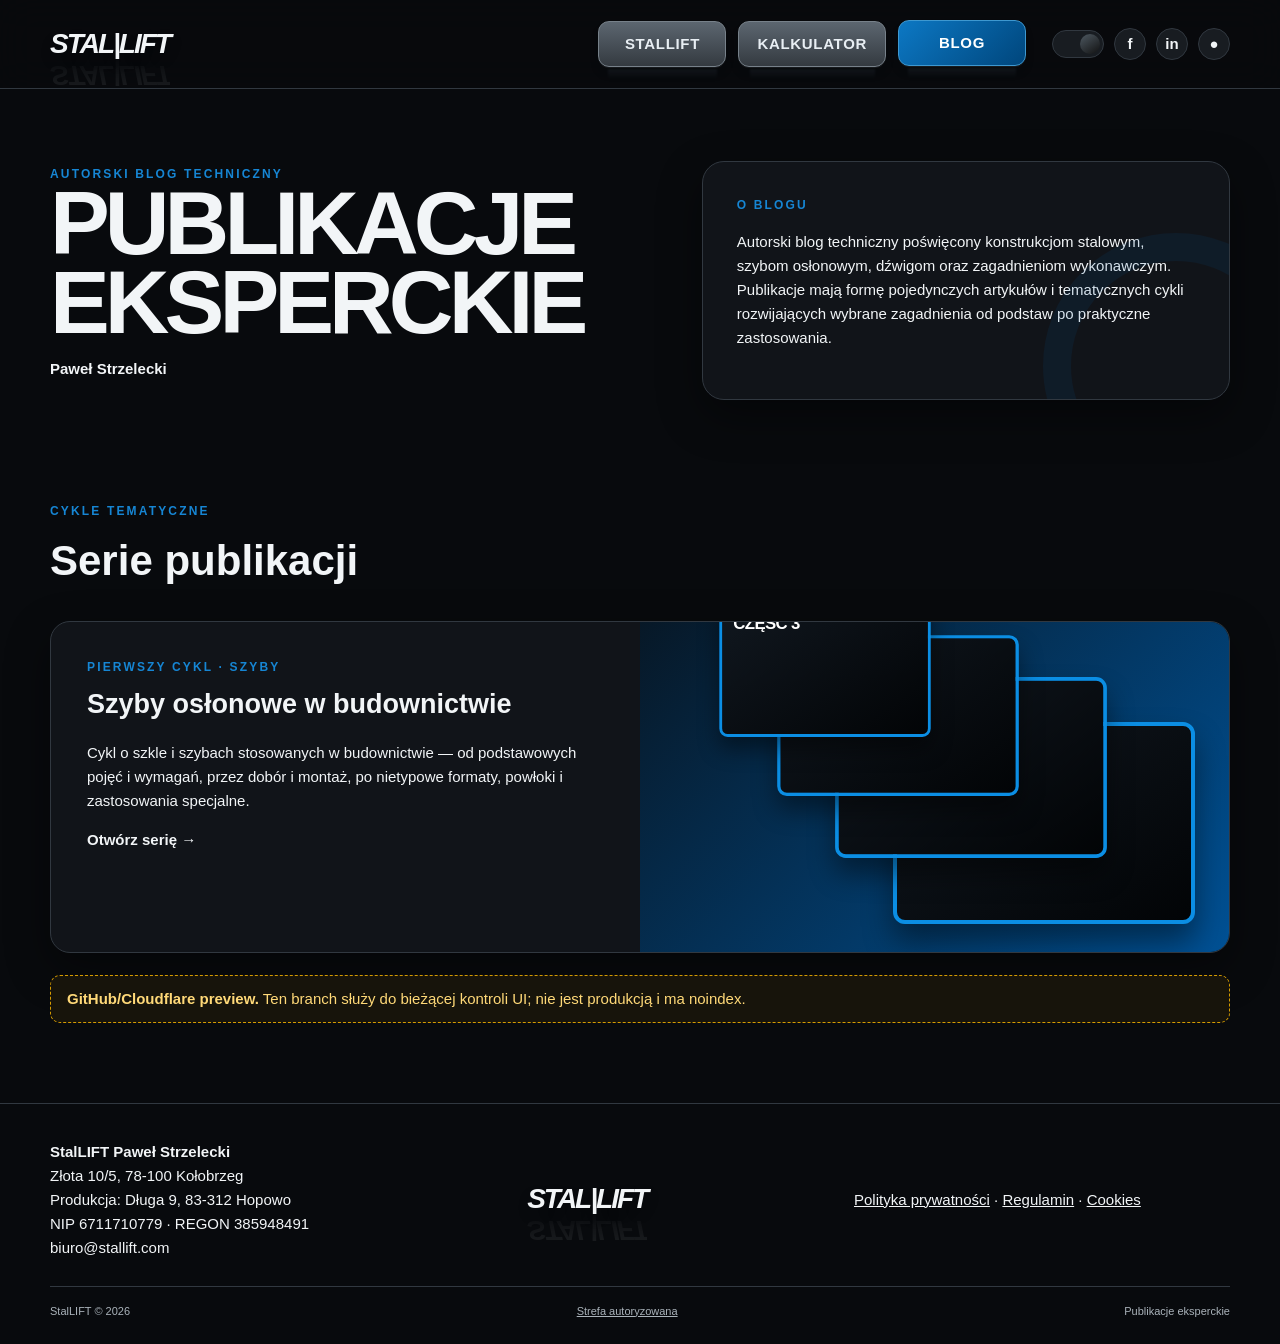
<file: blog/index.html>
<!doctype html><html lang="pl" data-theme="dark"><head><meta charset="utf-8"><meta name="viewport" content="width=device-width,initial-scale=1"><meta name="robots" content="noindex,nofollow,noarchive"><title>StalLIFT — Publikacje eksperckie — PREVIEW</title><link rel="stylesheet" href="/blog/preview.css"></head><body>
<header class="site-header"><div class="wrap header"><a class="wordmark" href="/blog/">STAL|LIFT</a><nav class="nav"><a href="https://stallift.com/">StalLIFT</a><a href="https://stallift.com/konfig/">Kalkulator</a><a class="active" href="/blog/">Blog</a></nav><div class="tools"><button class="theme" id="theme"><i></i></button><a class="icon" href="https://www.facebook.com/profile.php?id=100064140156308">f</a><a class="icon" href="https://www.linkedin.com/in/paweł-strzelecki-28687737b">in</a><a class="icon" href="/blog/admin/">●</a></div></div></header>
<main><section class="wrap hero"><div><div class="eyebrow">Autorski blog techniczny</div><h1>PUBLIKACJE<br>EKSPERCKIE</h1><p><b>Paweł Strzelecki</b></p></div><div class="hero-card"><div class="eyebrow">O blogu</div><p>Autorski blog techniczny poświęcony konstrukcjom stalowym, szybom osłonowym, dźwigom oraz zagadnieniom wykonawczym. Publikacje mają formę pojedynczych artykułów i tematycznych cykli rozwijających wybrane zagadnienia od podstaw po praktyczne zastosowania.</p></div></section>
<section class="wrap section"><div class="eyebrow">Cykle tematyczne</div><h2>Serie publikacji</h2><a class="cycle-card" href="/blog/szyby-oslonowe-w-budownictwie/"><div class="cycle-copy"><div class="eyebrow">Pierwszy cykl · Szyby</div><h3>Szyby osłonowe w budownictwie</h3><p>Cykl o szkle i szybach stosowanych w budownictwie — od podstawowych pojęć i wymagań, przez dobór i montaż, po nietypowe formaty, powłoki i zastosowania specjalne.</p><b>Otwórz serię →</b></div><div class="cycle-visual"><div class="cover-stack"><div class="cover-mini">PROLOG</div><div class="cover-mini">CZĘŚĆ 1</div><div class="cover-mini">CZĘŚĆ 2</div><div class="cover-mini">CZĘŚĆ 3</div></div></div></a>
<div class="preview-note"><b>GitHub/Cloudflare preview.</b> Ten branch służy do bieżącej kontroli UI; nie jest produkcją i ma noindex.</div></section></main>
<footer class="footer"><div class="wrap footer-grid"><div><b>StalLIFT Paweł Strzelecki</b><br>Złota 10/5, 78-100 Kołobrzeg<br>Produkcja: Długa 9, 83-312 Hopowo<br>NIP 6711710779 · REGON 385948491<br>biuro@stallift.com</div><div class="wordmark">STAL|LIFT</div><div><a href="#">Polityka prywatności</a> · <a href="#">Regulamin</a> · <a href="#">Cookies</a></div></div><div class="wrap footer-bottom"><span>StalLIFT © 2026</span><a href="/blog/admin/">Strefa autoryzowana</a><span>Publikacje eksperckie</span></div></footer>
<script>const b=document.documentElement,t=document.getElementById('theme');t.onclick=()=>{b.dataset.theme=b.dataset.theme==='dark'?'light':'dark';localStorage.setItem('stallift-theme',b.dataset.theme)};b.dataset.theme=localStorage.getItem('stallift-theme')||'dark';</script></body></html>
</file>
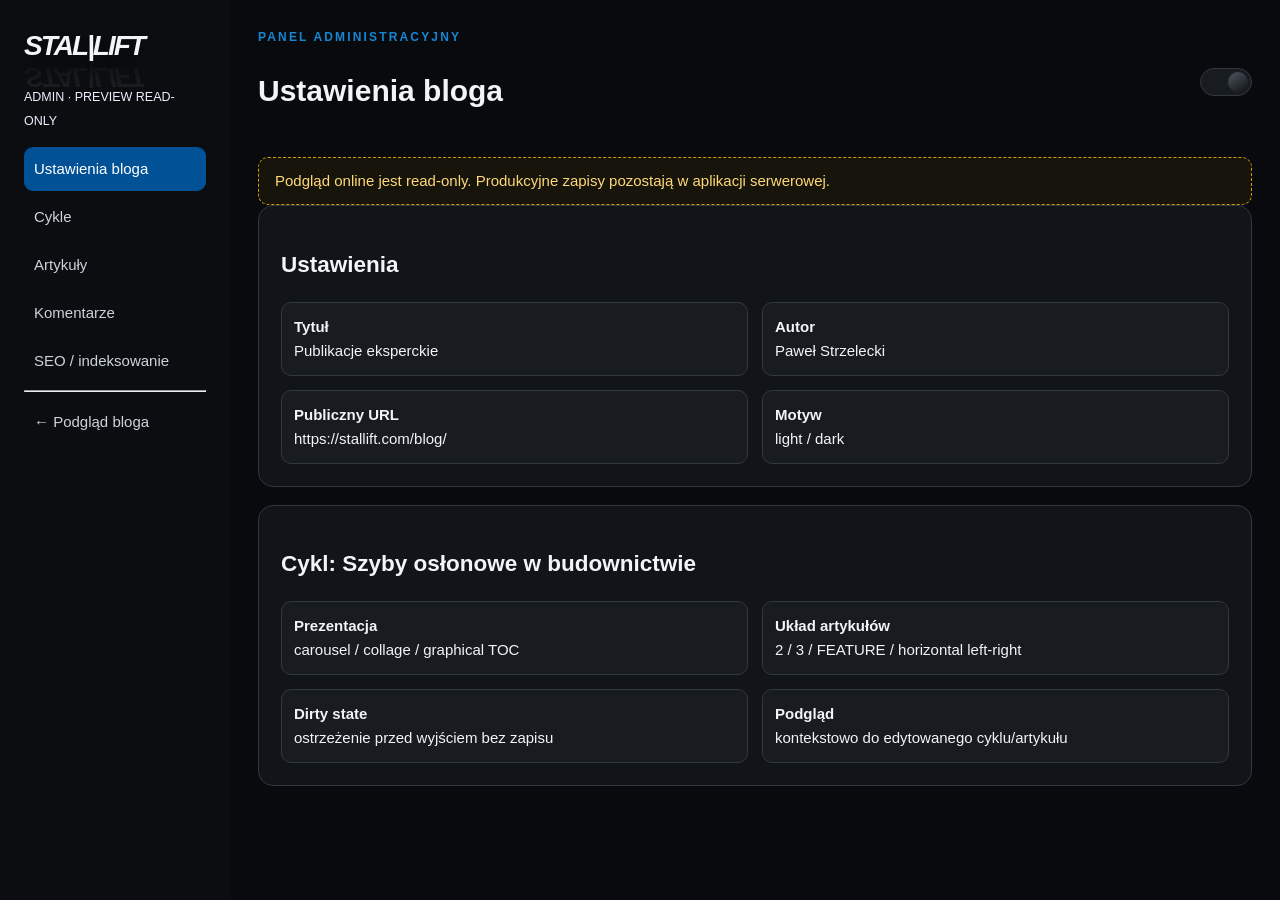
<file: blog/admin/index.html>
<!doctype html><html lang="pl" data-theme="dark"><head><meta charset="utf-8"><meta name="viewport" content="width=device-width,initial-scale=1"><meta name="robots" content="noindex,nofollow,noarchive"><title>Admin PREVIEW</title><link rel="stylesheet" href="/blog/preview.css"></head><body><div class="admin-shell"><aside class="admin-side"><div class="wordmark">STAL|LIFT</div><p><small>ADMIN · PREVIEW READ-ONLY</small></p><a class="active">Ustawienia bloga</a><a>Cykle</a><a>Artykuły</a><a>Komentarze</a><a>SEO / indeksowanie</a><hr><a href="/blog/">← Podgląd bloga</a></aside><main class="admin-main"><div style="display:flex;justify-content:space-between;align-items:center"><div><div class="eyebrow">Panel administracyjny</div><h1>Ustawienia bloga</h1></div><button class="theme" id="theme"><i></i></button></div><div class="preview-note">Podgląd online jest read-only. Produkcyjne zapisy pozostają w aplikacji serwerowej.</div><section class="panel"><h2>Ustawienia</h2><div class="fields"><div class="field"><b>Tytuł</b><br>Publikacje eksperckie</div><div class="field"><b>Autor</b><br>Paweł Strzelecki</div><div class="field"><b>Publiczny URL</b><br>https://stallift.com/blog/</div><div class="field"><b>Motyw</b><br>light / dark</div></div></section><section class="panel"><h2>Cykl: Szyby osłonowe w budownictwie</h2><div class="fields"><div class="field"><b>Prezentacja</b><br>carousel / collage / graphical TOC</div><div class="field"><b>Układ artykułów</b><br>2 / 3 / FEATURE / horizontal left-right</div><div class="field"><b>Dirty state</b><br>ostrzeżenie przed wyjściem bez zapisu</div><div class="field"><b>Podgląd</b><br>kontekstowo do edytowanego cyklu/artykułu</div></div></section></main></div><script>const r=document.documentElement;r.dataset.theme=localStorage.getItem('stallift-theme')||'dark';document.getElementById('theme').onclick=()=>{r.dataset.theme=r.dataset.theme==='dark'?'light':'dark';localStorage.setItem('stallift-theme',r.dataset.theme)}</script></body></html>
</file>
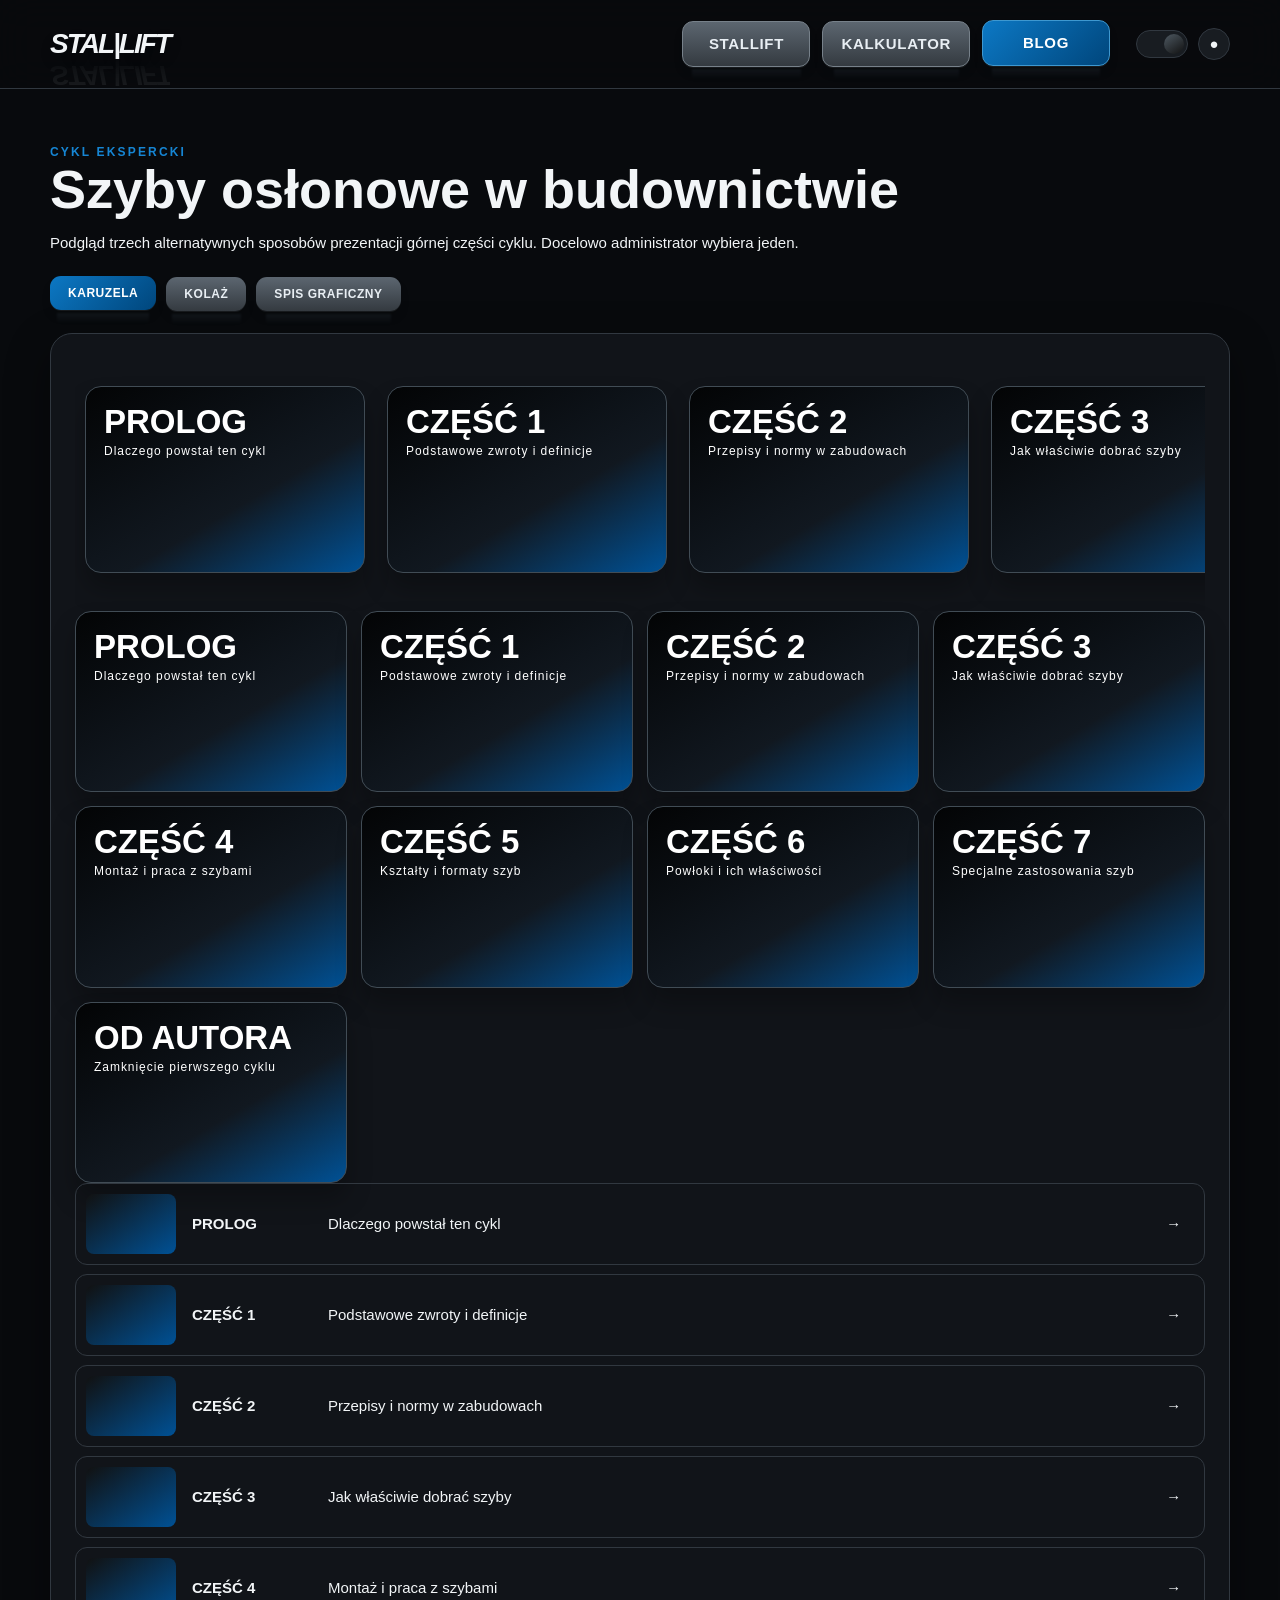
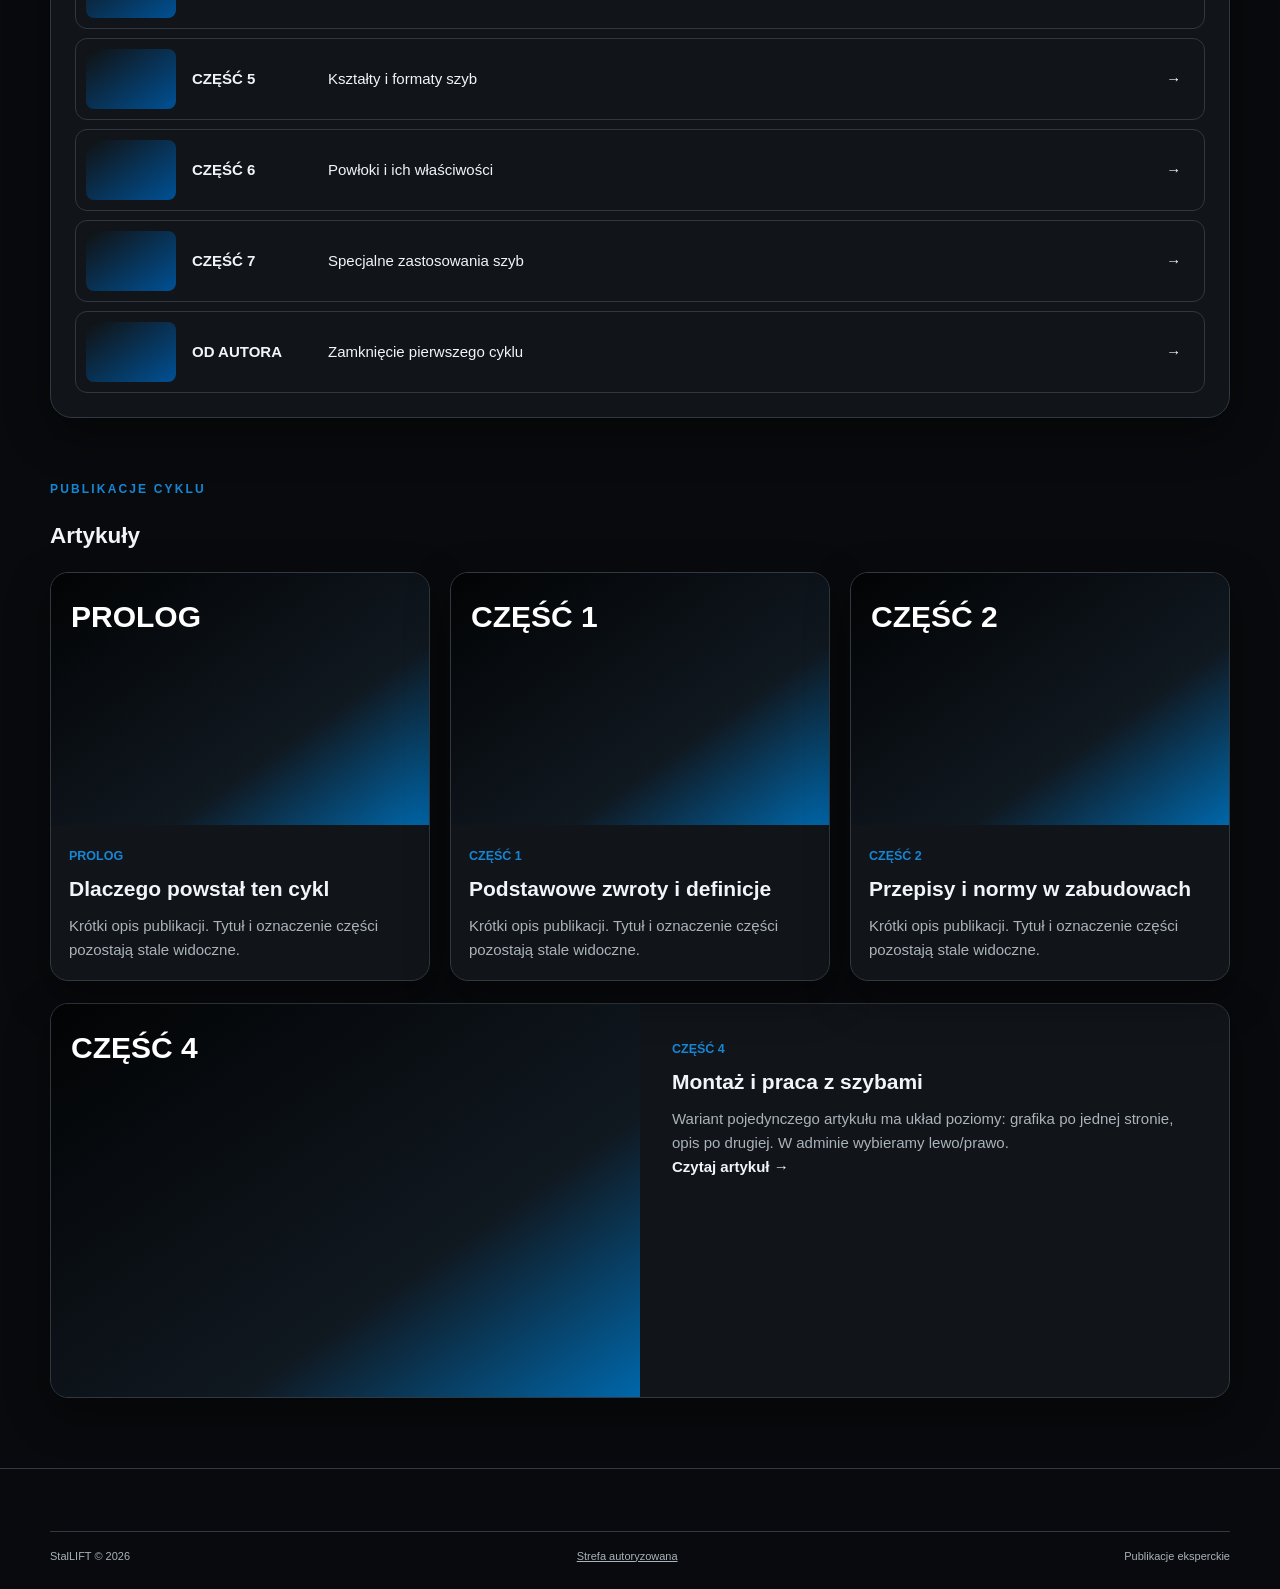
<file: blog/szyby-oslonowe-w-budownictwie/index.html>
<!doctype html><html lang="pl" data-theme="dark"><head><meta charset="utf-8"><meta name="viewport" content="width=device-width,initial-scale=1"><meta name="robots" content="noindex,nofollow,noarchive"><title>Szyby osłonowe — PREVIEW</title><link rel="stylesheet" href="/blog/preview.css"></head><body>
<header class="site-header"><div class="wrap header"><a class="wordmark" href="/blog/">STAL|LIFT</a><nav class="nav"><a href="https://stallift.com/">StalLIFT</a><a href="https://stallift.com/konfig/">Kalkulator</a><a class="active" href="/blog/">Blog</a></nav><div class="tools"><button class="theme" id="theme"><i></i></button><a class="icon" href="/blog/admin/">●</a></div></div></header>
<main class="wrap"><section class="cycle-head"><div class="eyebrow">Cykl ekspercki</div><h1>Szyby osłonowe w budownictwie</h1><p>Podgląd trzech alternatywnych sposobów prezentacji górnej części cyklu. Docelowo administrator wybiera jeden.</p><div class="modebar"><button class="preview-btn active" data-mode="carousel">Karuzela</button><button class="preview-btn" data-mode="collage">Kolaż</button><button class="preview-btn" data-mode="toc">Spis graficzny</button></div>
<div class="showcase"><div id="carousel" class="carousel"><a class="cover" href="#"><b>PROLOG</b><span>Dlaczego powstał ten cykl</span></a><a class="cover" href="#"><b>CZĘŚĆ 1</b><span>Podstawowe zwroty i definicje</span></a><a class="cover" href="#"><b>CZĘŚĆ 2</b><span>Przepisy i normy w zabudowach</span></a><a class="cover" href="#"><b>CZĘŚĆ 3</b><span>Jak właściwie dobrać szyby</span></a><a class="cover" href="#"><b>CZĘŚĆ 4</b><span>Montaż i praca z szybami</span></a><a class="cover" href="#"><b>CZĘŚĆ 5</b><span>Kształty i formaty szyb</span></a><a class="cover" href="#"><b>CZĘŚĆ 6</b><span>Powłoki i ich właściwości</span></a><a class="cover" href="#"><b>CZĘŚĆ 7</b><span>Specjalne zastosowania szyb</span></a><a class="cover" href="#"><b>OD AUTORA</b><span>Zamknięcie pierwszego cyklu</span></a></div><div id="collage" class="collage" hidden><a class="cover" href="#"><b>PROLOG</b><span>Dlaczego powstał ten cykl</span></a><a class="cover" href="#"><b>CZĘŚĆ 1</b><span>Podstawowe zwroty i definicje</span></a><a class="cover" href="#"><b>CZĘŚĆ 2</b><span>Przepisy i normy w zabudowach</span></a><a class="cover" href="#"><b>CZĘŚĆ 3</b><span>Jak właściwie dobrać szyby</span></a><a class="cover" href="#"><b>CZĘŚĆ 4</b><span>Montaż i praca z szybami</span></a><a class="cover" href="#"><b>CZĘŚĆ 5</b><span>Kształty i formaty szyb</span></a><a class="cover" href="#"><b>CZĘŚĆ 6</b><span>Powłoki i ich właściwości</span></a><a class="cover" href="#"><b>CZĘŚĆ 7</b><span>Specjalne zastosowania szyb</span></a><a class="cover" href="#"><b>OD AUTORA</b><span>Zamknięcie pierwszego cyklu</span></a></div><div id="toc" class="toc" hidden><a href="#"><span class="toc-thumb"></span><b>PROLOG</b><span>Dlaczego powstał ten cykl</span><i>→</i></a><a href="#"><span class="toc-thumb"></span><b>CZĘŚĆ 1</b><span>Podstawowe zwroty i definicje</span><i>→</i></a><a href="#"><span class="toc-thumb"></span><b>CZĘŚĆ 2</b><span>Przepisy i normy w zabudowach</span><i>→</i></a><a href="#"><span class="toc-thumb"></span><b>CZĘŚĆ 3</b><span>Jak właściwie dobrać szyby</span><i>→</i></a><a href="#"><span class="toc-thumb"></span><b>CZĘŚĆ 4</b><span>Montaż i praca z szybami</span><i>→</i></a><a href="#"><span class="toc-thumb"></span><b>CZĘŚĆ 5</b><span>Kształty i formaty szyb</span><i>→</i></a><a href="#"><span class="toc-thumb"></span><b>CZĘŚĆ 6</b><span>Powłoki i ich właściwości</span><i>→</i></a><a href="#"><span class="toc-thumb"></span><b>CZĘŚĆ 7</b><span>Specjalne zastosowania szyb</span><i>→</i></a><a href="#"><span class="toc-thumb"></span><b>OD AUTORA</b><span>Zamknięcie pierwszego cyklu</span><i>→</i></a></div></div></section>
<section class="articles"><div class="eyebrow">Publikacje cyklu</div><h2>Artykuły</h2><div class="grid3"><a class="article-card" href="#"><div class="article-cover"><b>PROLOG</b></div><div class="article-copy"><small>PROLOG</small><h3>Dlaczego powstał ten cykl</h3><p>Krótki opis publikacji. Tytuł i oznaczenie części pozostają stale widoczne.</p></div></a><a class="article-card" href="#"><div class="article-cover"><b>CZĘŚĆ 1</b></div><div class="article-copy"><small>CZĘŚĆ 1</small><h3>Podstawowe zwroty i definicje</h3><p>Krótki opis publikacji. Tytuł i oznaczenie części pozostają stale widoczne.</p></div></a><a class="article-card" href="#"><div class="article-cover"><b>CZĘŚĆ 2</b></div><div class="article-copy"><small>CZĘŚĆ 2</small><h3>Przepisy i normy w zabudowach</h3><p>Krótki opis publikacji. Tytuł i oznaczenie części pozostają stale widoczne.</p></div></a></div><a class="article-card feature" href="#"><div class="article-cover"><b>CZĘŚĆ 4</b></div><div class="article-copy"><small>CZĘŚĆ 4</small><h3>Montaż i praca z szybami</h3><p>Wariant pojedynczego artykułu ma układ poziomy: grafika po jednej stronie, opis po drugiej. W adminie wybieramy lewo/prawo.</p><b>Czytaj artykuł →</b></div></a></section></main>
<footer class="footer"><div class="wrap footer-bottom"><span>StalLIFT © 2026</span><a href="/blog/admin/">Strefa autoryzowana</a><span>Publikacje eksperckie</span></div></footer>
<script>const root=document.documentElement;root.dataset.theme=localStorage.getItem('stallift-theme')||'dark';document.getElementById('theme').onclick=()=>{root.dataset.theme=root.dataset.theme==='dark'?'light':'dark';localStorage.setItem('stallift-theme',root.dataset.theme)};document.querySelectorAll('[data-mode]').forEach(b=>b.onclick=()=>{document.querySelectorAll('[data-mode]').forEach(x=>x.classList.toggle('active',x===b));['carousel','collage','toc'].forEach(id=>document.getElementById(id).hidden=id!==b.dataset.mode)})</script></body></html>
</file>
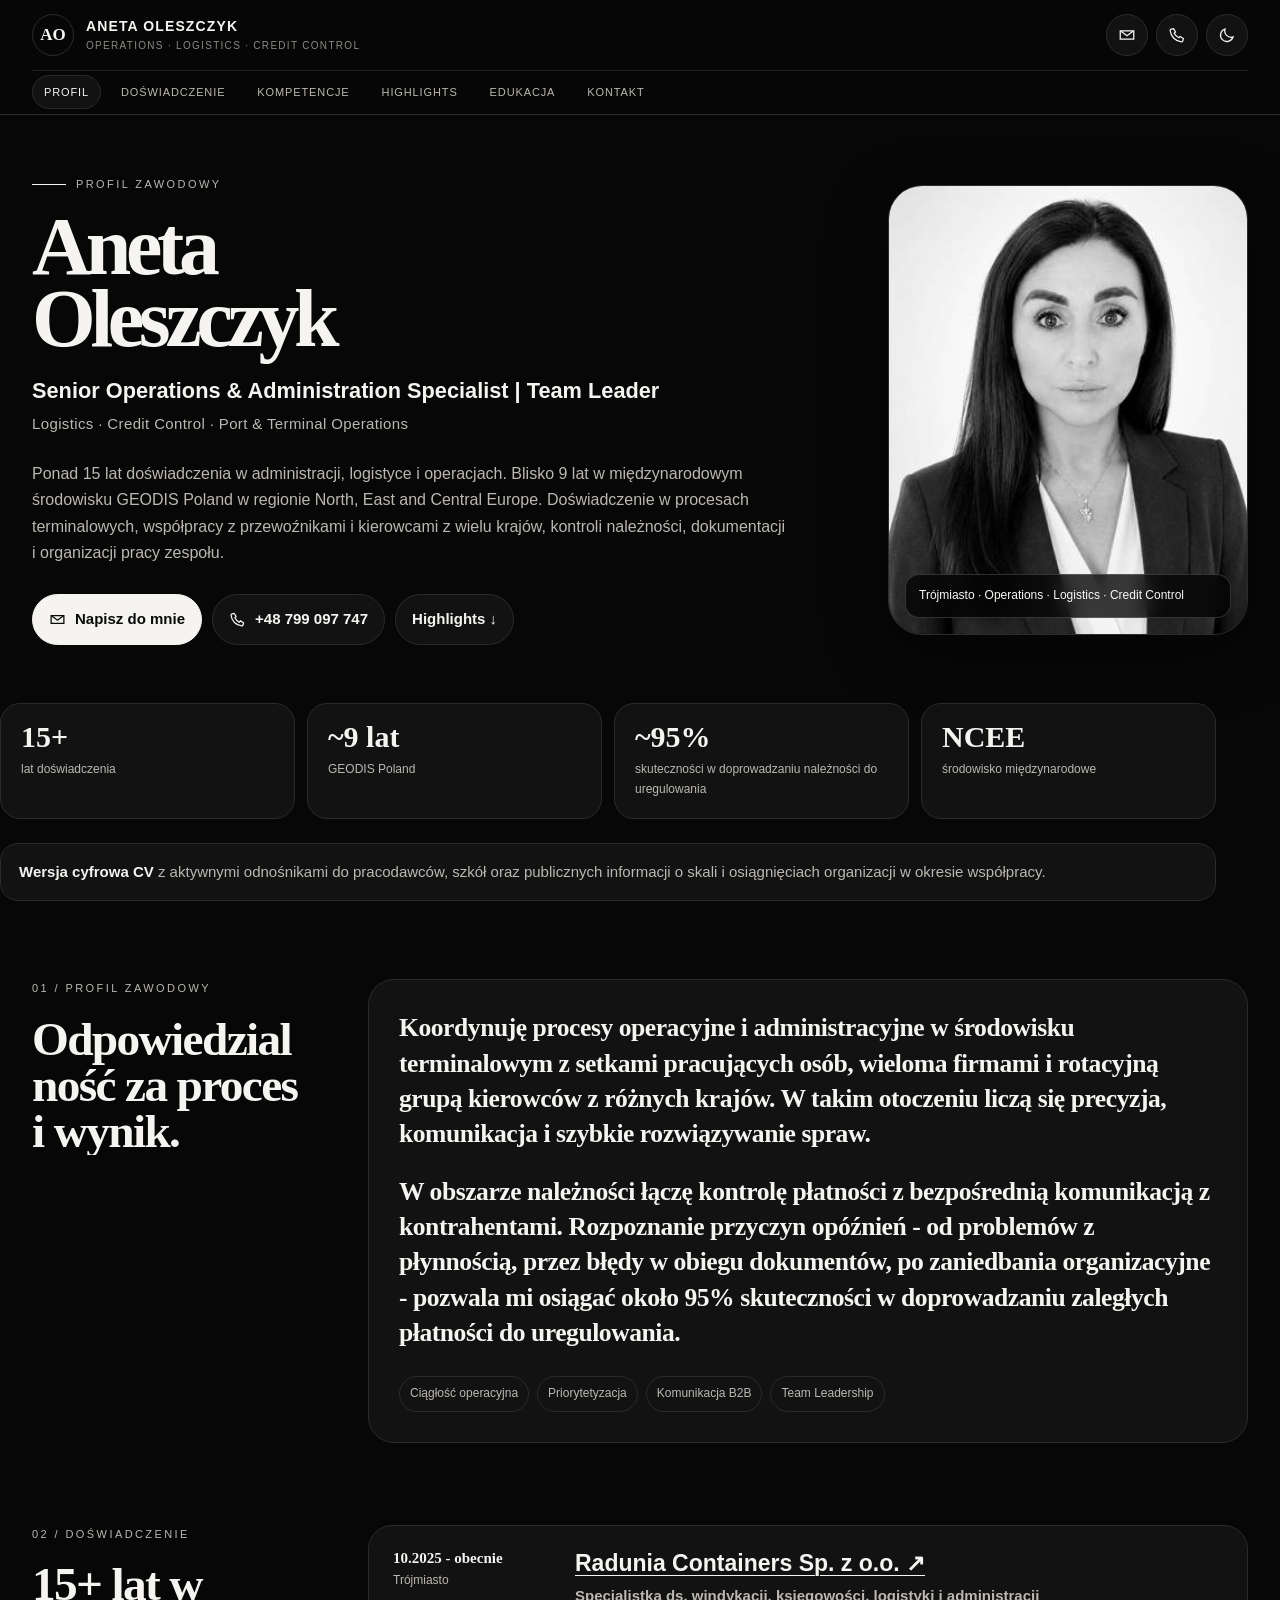
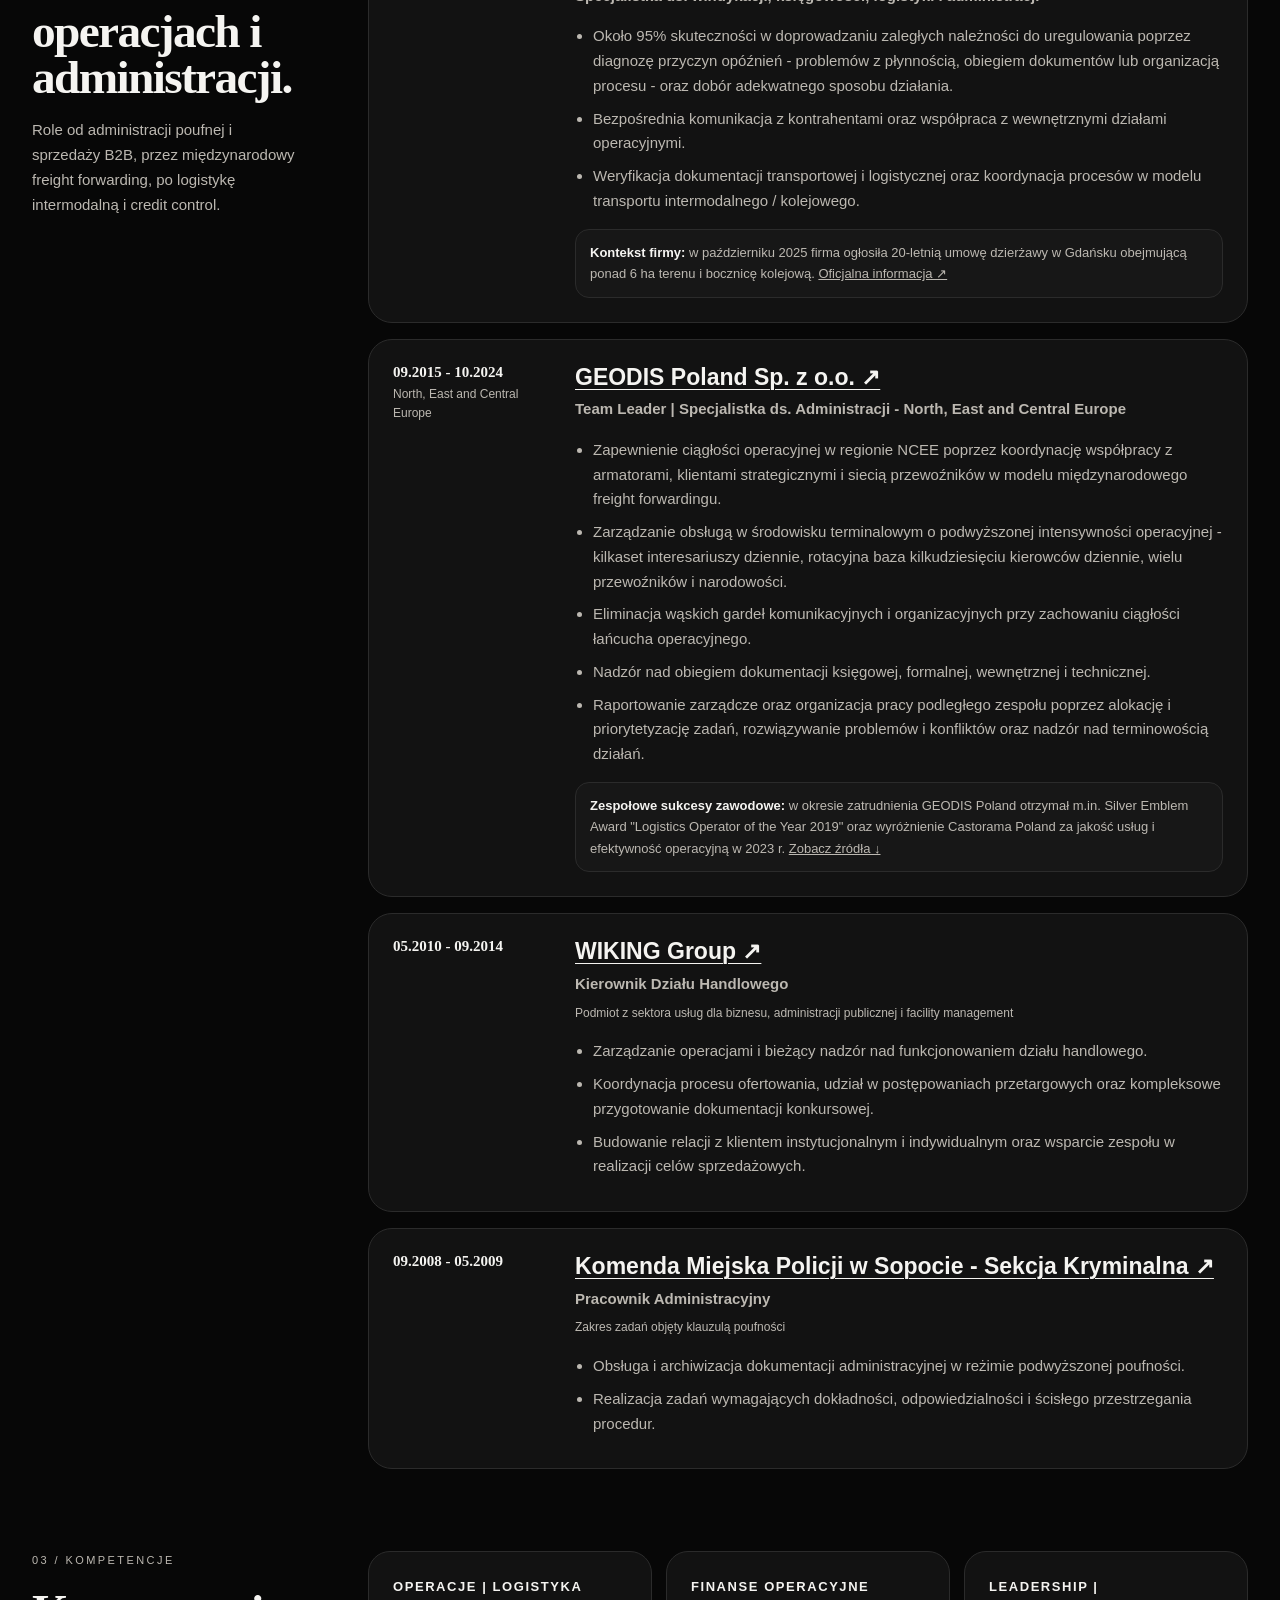
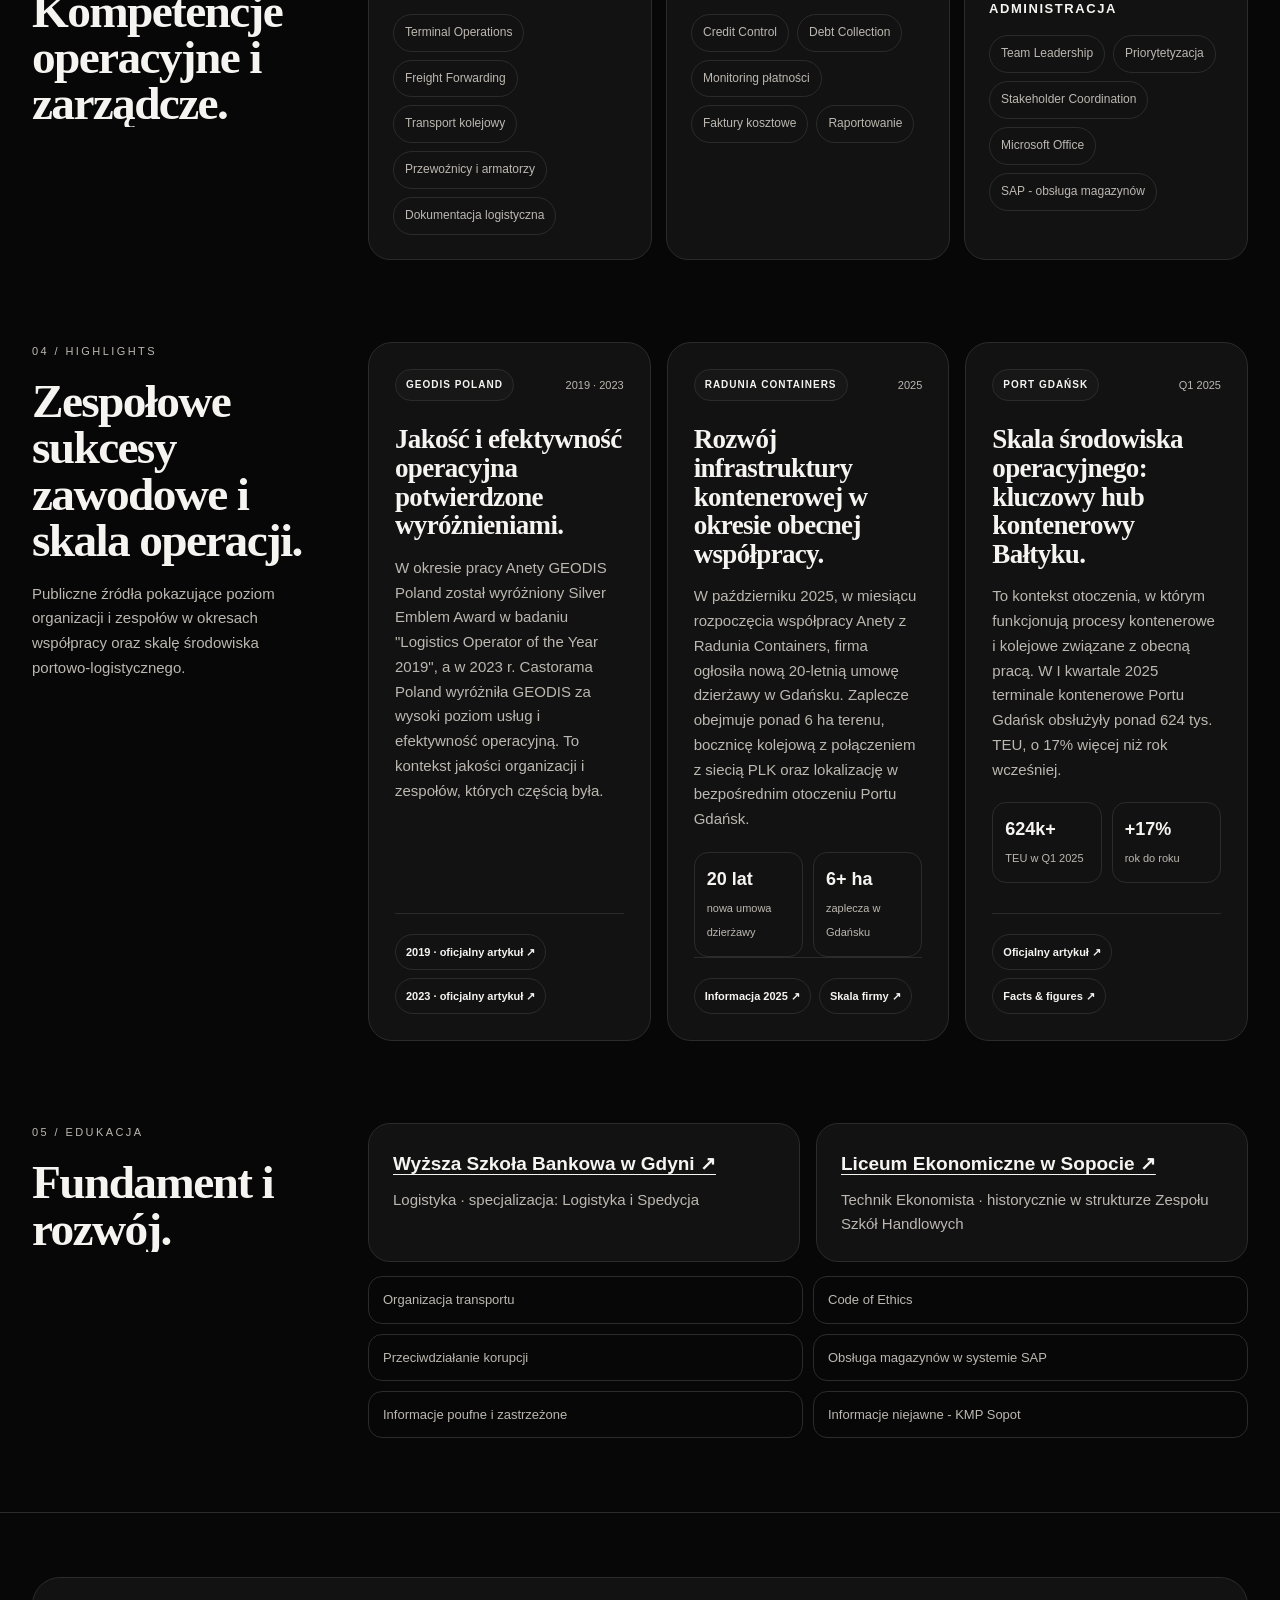
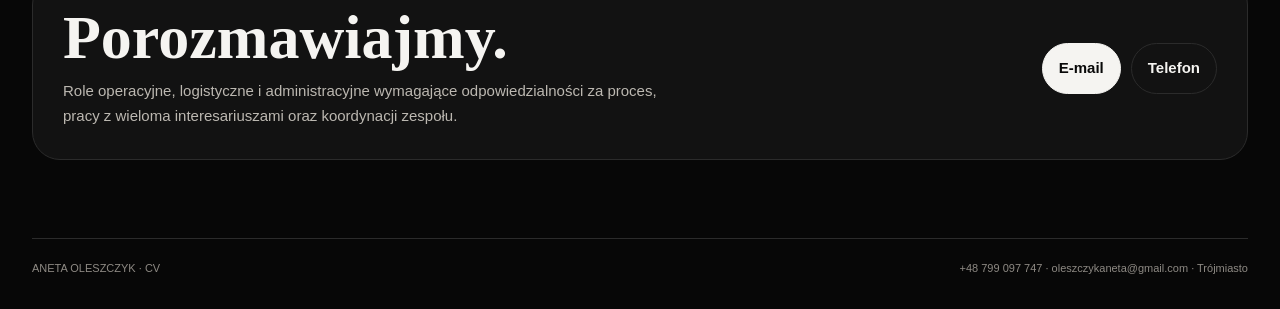
<file: cv/aneta.html>
<!doctype html>
<html lang="pl" data-theme="dark">
<head>
<meta charset="utf-8"><meta name="viewport" content="width=device-width,initial-scale=1,viewport-fit=cover">
<meta name="robots" content="noindex,nofollow,noarchive">
<title>Aneta Oleszczyk | Senior Operations & Administration Specialist</title>
<meta name="description" content="Aneta Oleszczyk - Senior Operations & Administration Specialist | Team Leader | Logistics | Credit Control | Port & Terminal Operations">
<link rel="stylesheet" href="/cv/aneta.css?v=20260817-2">
</head>
<body>
<header class="header"><div class="wrap"><div class="headerRow"><div class="brand"><div class="monogram">AO</div><div class="brandText"><strong>ANETA OLESZCZYK</strong><span>Operations · Logistics · Credit Control</span></div></div><div class="quick">
<a class="iconBtn" href="mailto:oleszczykaneta@gmail.com?subject=Kontakt%20w%20sprawie%20rekrutacji" aria-label="E-mail" title="E-mail"><svg viewBox="0 0 24 24"><path d="M3 6.5h18v11H3z"/><path d="m4 7 8 6 8-6"/></svg></a>
<a class="iconBtn" href="tel:+48799097747" aria-label="Telefon" title="Telefon"><svg viewBox="0 0 24 24"><path d="M7.3 3.5 10 7.8 8.3 9.6c1.4 2.7 3.4 4.7 6.1 6.1l1.8-1.7 4.3 2.7-.7 3.1c-.2.8-1 1.4-1.8 1.3C9.9 20.3 3.7 14.1 2.9 6c-.1-.8.5-1.6 1.3-1.8z"/></svg></a>
<button class="iconBtn themeBtn" id="themeToggle" aria-label="Zmień motyw" title="Zmień motyw"><svg viewBox="0 0 24 24"><path d="M20 14.6A8.5 8.5 0 0 1 9.4 4 8.5 8.5 0 1 0 20 14.6Z"/></svg></button>
</div></div><nav class="navRow" aria-label="Nawigacja CV"><a href="#profil">Profil</a><a href="#doswiadczenie">Doświadczenie</a><a href="#kompetencje">Kompetencje</a><a href="#highlights">Highlights</a><a href="#edukacja">Edukacja</a><a href="#kontakt">Kontakt</a></nav></div></header>
<main>
<section class="wrap hero" id="profil"><div><div class="eyebrow">Profil zawodowy</div><h1>Aneta<br>Oleszczyk</h1><div class="role">Senior Operations &amp; Administration Specialist | Team Leader</div><div class="subrole">Logistics · Credit Control · Port &amp; Terminal Operations</div><p class="lead">Ponad 15 lat doświadczenia w administracji, logistyce i operacjach. Blisko 9 lat w międzynarodowym środowisku GEODIS Poland w regionie North, East and Central Europe. Doświadczenie w procesach terminalowych, współpracy z przewoźnikami i kierowcami z wielu krajów, kontroli należności, dokumentacji i organizacji pracy zespołu.</p><div class="heroCta"><a class="btn primary" href="mailto:oleszczykaneta@gmail.com?subject=Kontakt%20w%20sprawie%20rekrutacji"><svg viewBox="0 0 24 24"><path d="M3 6.5h18v11H3z"/><path d="m4 7 8 6 8-6"/></svg>Napisz do mnie</a><a class="btn" href="tel:+48799097747"><svg viewBox="0 0 24 24"><path d="M7.3 3.5 10 7.8 8.3 9.6c1.4 2.7 3.4 4.7 6.1 6.1l1.8-1.7 4.3 2.7-.7 3.1c-.2.8-1 1.4-1.8 1.3C9.9 20.3 3.7 14.1 2.9 6c-.1-.8.5-1.6 1.3-1.8z"/></svg>+48 799 097 747</a><a class="btn" href="#highlights">Highlights ↓</a></div></div><div class="photo"><img src="/cv/aneta-photo.svg" alt="Portret biznesowy Anety Oleszczyk"><div class="photoLabel">Trójmiasto · Operations · Logistics · Credit Control</div></div></section>
<div class="wrap metricGrid"><div class="metric"><b>15+</b><span>lat doświadczenia</span></div><div class="metric"><b>~9 lat</b><span>GEODIS Poland</span></div><div class="metric"><b>~95%</b><span>skuteczności w doprowadzaniu należności do uregulowania</span></div><div class="metric"><b>NCEE</b><span>środowisko międzynarodowe</span></div></div>
<div class="wrap digitalNote"><strong>Wersja cyfrowa CV</strong> z aktywnymi odnośnikami do pracodawców, szkół oraz publicznych informacji o skali i osiągnięciach organizacji w okresie współpracy.</div>
<section class="section" id="profil-szczegoly"><div class="wrap sectionGrid"><aside><div class="sectionNum">01 / profil zawodowy</div><h2 class="sectionTitle">Odpowiedzialność za proces i wynik.</h2></aside><div class="bodyCard"><div class="profileText"><p>Koordynuję procesy operacyjne i administracyjne w środowisku terminalowym z setkami pracujących osób, wieloma firmami i rotacyjną grupą kierowców z różnych krajów. W takim otoczeniu liczą się precyzja, komunikacja i szybkie rozwiązywanie spraw.</p><p>W obszarze należności łączę kontrolę płatności z bezpośrednią komunikacją z kontrahentami. Rozpoznanie przyczyn opóźnień - od problemów z płynnością, przez błędy w obiegu dokumentów, po zaniedbania organizacyjne - pozwala mi osiągać około 95% skuteczności w doprowadzaniu zaległych płatności do uregulowania.</p></div><div class="profileFoot"><span class="chip">Ciągłość operacyjna</span><span class="chip">Priorytetyzacja</span><span class="chip">Komunikacja B2B</span><span class="chip">Team Leadership</span></div></div></div></section>
<section class="section" id="doswiadczenie"><div class="wrap sectionGrid"><aside><div class="sectionNum">02 / doświadczenie</div><h2 class="sectionTitle">15+ lat w operacjach i administracji.</h2><p class="sectionIntro">Role od administracji poufnej i sprzedaży B2B, przez międzynarodowy freight forwarding, po logistykę intermodalną i credit control.</p></aside><div class="timeline">
<article class="job"><div class="jobHead"><div><div class="jobDate">10.2025 - obecnie</div><div class="jobRegion">Trójmiasto</div></div><div><h3><a href="https://radunia-containers.com/" target="_blank" rel="noopener">Radunia Containers Sp. z o.o. ↗</a></h3><div class="position">Specjalistka ds. windykacji, księgowości, logistyki i administracji</div><ul><li>Około 95% skuteczności w doprowadzaniu zaległych należności do uregulowania poprzez diagnozę przyczyn opóźnień - problemów z płynnością, obiegiem dokumentów lub organizacją procesu - oraz dobór adekwatnego sposobu działania.</li><li>Bezpośrednia komunikacja z kontrahentami oraz współpraca z wewnętrznymi działami operacyjnymi.</li><li>Weryfikacja dokumentacji transportowej i logistycznej oraz koordynacja procesów w modelu transportu intermodalnego / kolejowego.</li></ul><div class="jobNote"><strong>Kontekst firmy:</strong> w październiku 2025 firma ogłosiła 20-letnią umowę dzierżawy w Gdańsku obejmującą ponad 6 ha terenu i bocznicę kolejową. <a href="https://radunia-containers.com/inwestujemy-w-dlugofalowy-rozwoj/" target="_blank" rel="noopener">Oficjalna informacja ↗</a></div></div></div></article>
<article class="job"><div class="jobHead"><div><div class="jobDate">09.2015 - 10.2024</div><div class="jobRegion">North, East and Central Europe</div></div><div><h3><a href="https://geodis.com/pl-pl" target="_blank" rel="noopener">GEODIS Poland Sp. z o.o. ↗</a></h3><div class="position">Team Leader | Specjalistka ds. Administracji - North, East and Central Europe</div><ul><li>Zapewnienie ciągłości operacyjnej w regionie NCEE poprzez koordynację współpracy z armatorami, klientami strategicznymi i siecią przewoźników w modelu międzynarodowego freight forwardingu.</li><li>Zarządzanie obsługą w środowisku terminalowym o podwyższonej intensywności operacyjnej - kilkaset interesariuszy dziennie, rotacyjna baza kilkudziesięciu kierowców dziennie, wielu przewoźników i narodowości.</li><li>Eliminacja wąskich gardeł komunikacyjnych i organizacyjnych przy zachowaniu ciągłości łańcucha operacyjnego.</li><li>Nadzór nad obiegiem dokumentacji księgowej, formalnej, wewnętrznej i technicznej.</li><li>Raportowanie zarządcze oraz organizacja pracy podległego zespołu poprzez alokację i priorytetyzację zadań, rozwiązywanie problemów i konfliktów oraz nadzór nad terminowością działań.</li></ul><div class="jobNote"><strong>Zespołowe sukcesy zawodowe:</strong> w okresie zatrudnienia GEODIS Poland otrzymał m.in. Silver Emblem Award "Logistics Operator of the Year 2019" oraz wyróżnienie Castorama Poland za jakość usług i efektywność operacyjną w 2023 r. <a href="#highlights">Zobacz źródła ↓</a></div></div></div></article>
<article class="job"><div class="jobHead"><div><div class="jobDate">05.2010 - 09.2014</div></div><div><h3><a href="https://wiking.pl/o-nas/" target="_blank" rel="noopener">WIKING Group ↗</a></h3><div class="position">Kierownik Działu Handlowego</div><div class="jobRegion" style="margin-top:7px">Podmiot z sektora usług dla biznesu, administracji publicznej i facility management</div><ul><li>Zarządzanie operacjami i bieżący nadzór nad funkcjonowaniem działu handlowego.</li><li>Koordynacja procesu ofertowania, udział w postępowaniach przetargowych oraz kompleksowe przygotowanie dokumentacji konkursowej.</li><li>Budowanie relacji z klientem instytucjonalnym i indywidualnym oraz wsparcie zespołu w realizacji celów sprzedażowych.</li></ul></div></div></article>
<article class="job"><div class="jobHead"><div><div class="jobDate">09.2008 - 05.2009</div></div><div><h3><a href="https://sopot.policja.gov.pl/" target="_blank" rel="noopener">Komenda Miejska Policji w Sopocie - Sekcja Kryminalna ↗</a></h3><div class="position">Pracownik Administracyjny</div><div class="jobRegion" style="margin-top:7px">Zakres zadań objęty klauzulą poufności</div><ul><li>Obsługa i archiwizacja dokumentacji administracyjnej w reżimie podwyższonej poufności.</li><li>Realizacja zadań wymagających dokładności, odpowiedzialności i ścisłego przestrzegania procedur.</li></ul></div></div></article>
</div></div></section>
<section class="section" id="kompetencje"><div class="wrap sectionGrid"><aside><div class="sectionNum">03 / kompetencje</div><h2 class="sectionTitle">Kompetencje operacyjne i zarządcze.</h2></aside><div class="competencyGrid"><div class="competency"><h3>Operacje | Logistyka</h3><div class="tags"><span class="tag">Terminal Operations</span><span class="tag">Freight Forwarding</span><span class="tag">Transport kolejowy</span><span class="tag">Przewoźnicy i armatorzy</span><span class="tag">Dokumentacja logistyczna</span></div></div><div class="competency"><h3>Finanse operacyjne</h3><div class="tags"><span class="tag">Credit Control</span><span class="tag">Debt Collection</span><span class="tag">Monitoring płatności</span><span class="tag">Faktury kosztowe</span><span class="tag">Raportowanie</span></div></div><div class="competency"><h3>Leadership | Administracja</h3><div class="tags"><span class="tag">Team Leadership</span><span class="tag">Priorytetyzacja</span><span class="tag">Stakeholder Coordination</span><span class="tag">Microsoft Office</span><span class="tag">SAP - obsługa magazynów</span></div></div></div></div></section>
<section class="section" id="highlights"><div class="wrap sectionGrid"><aside><div class="sectionNum">04 / highlights</div><h2 class="sectionTitle">Zespołowe sukcesy zawodowe i skala operacji.</h2><p class="sectionIntro">Publiczne źródła pokazujące poziom organizacji i zespołów w okresach współpracy oraz skalę środowiska portowo-logistycznego.</p></aside><div class="highlightGrid">
<div class="highlight"><div class="hlTop"><span class="pill">GEODIS Poland</span><span class="hlYear">2019 · 2023</span></div><h3>Jakość i efektywność operacyjna potwierdzone wyróżnieniami.</h3><p>W okresie pracy Anety GEODIS Poland został wyróżniony Silver Emblem Award w badaniu "Logistics Operator of the Year 2019", a w 2023 r. Castorama Poland wyróżniła GEODIS za wysoki poziom usług i efektywność operacyjną. To kontekst jakości organizacji i zespołów, których częścią była.</p><div class="sourceLinks"><a href="https://geodis.com/newsroom/press/geodis-poland-wins-logistics-operator-year-2019-silver-award" target="_blank" rel="noopener">2019 · oficjalny artykuł ↗</a><a href="https://geodis.com/ca-en/newsroom/news/geodis-wins-award-operational-efficiency-poland" target="_blank" rel="noopener">2023 · oficjalny artykuł ↗</a></div></div>
<div class="highlight"><div class="hlTop"><span class="pill">Radunia Containers</span><span class="hlYear">2025</span></div><h3>Rozwój infrastruktury kontenerowej w okresie obecnej współpracy.</h3><p>W październiku 2025, w miesiącu rozpoczęcia współpracy Anety z Radunia Containers, firma ogłosiła nową 20-letnią umowę dzierżawy w Gdańsku. Zaplecze obejmuje ponad 6 ha terenu, bocznicę kolejową z połączeniem z siecią PLK oraz lokalizację w bezpośrednim otoczeniu Portu Gdańsk.</p><div class="hlStats"><div class="stat"><b>20 lat</b><span>nowa umowa dzierżawy</span></div><div class="stat"><b>6+ ha</b><span>zaplecza w Gdańsku</span></div></div><div class="sourceLinks"><a href="https://radunia-containers.com/inwestujemy-w-dlugofalowy-rozwoj/" target="_blank" rel="noopener">Informacja 2025 ↗</a><a href="https://radunia-containers.com/o-firmie/" target="_blank" rel="noopener">Skala firmy ↗</a></div></div>
<div class="highlight"><div class="hlTop"><span class="pill">Port Gdańsk</span><span class="hlYear">Q1 2025</span></div><h3>Skala środowiska operacyjnego: kluczowy hub kontenerowy Bałtyku.</h3><p>To kontekst otoczenia, w którym funkcjonują procesy kontenerowe i kolejowe związane z obecną pracą. W I kwartale 2025 terminale kontenerowe Portu Gdańsk obsłużyły ponad 624 tys. TEU, o 17% więcej niż rok wcześniej.</p><div class="hlStats"><div class="stat"><b>624k+</b><span>TEU w Q1 2025</span></div><div class="stat"><b>+17%</b><span>rok do roku</span></div></div><div class="sourceLinks"><a href="https://www.portgdansk.pl/wydarzenia/silny-pierwszy-kwartal-port-gdansk-umacnia-pozycje-kluczowego-gracza-w-przeladunkach-kontenerow/" target="_blank" rel="noopener">Oficjalny artykuł ↗</a><a href="https://www.portgdansk.pl/biznes/informacje-ogolne/facts-and-figures/" target="_blank" rel="noopener">Facts & figures ↗</a></div></div>
</div></div></section>
<section class="section" id="edukacja"><div class="wrap sectionGrid"><aside><div class="sectionNum">05 / edukacja</div><h2 class="sectionTitle">Fundament i rozwój.</h2></aside><div><div class="eduGrid"><div class="edu"><a href="https://www.merito.pl/gdynia/o-uniwersytecie/poznaj-nas" target="_blank" rel="noopener">Wyższa Szkoła Bankowa w Gdyni ↗</a><p>Logistyka · specjalizacja: Logistyka i Spedycja</p></div><div class="edu"><a href="https://zstsopot.edupage.org/about/?subpage=1" target="_blank" rel="noopener">Liceum Ekonomiczne w Sopocie ↗</a><p>Technik Ekonomista · historycznie w strukturze Zespołu Szkół Handlowych</p></div></div><div class="certGrid"><div class="cert">Organizacja transportu</div><div class="cert">Code of Ethics</div><div class="cert">Przeciwdziałanie korupcji</div><div class="cert">Obsługa magazynów w systemie SAP</div><div class="cert">Informacje poufne i zastrzeżone</div><div class="cert">Informacje niejawne - KMP Sopot</div></div></div></div></section>
<section class="contact" id="kontakt"><div class="wrap contactBox"><div><h2>Porozmawiajmy.</h2><p>Role operacyjne, logistyczne i administracyjne wymagające odpowiedzialności za proces, pracy z wieloma interesariuszami oraz koordynacji zespołu.</p></div><div class="contactBtns"><a class="btn primary" href="mailto:oleszczykaneta@gmail.com?subject=Kontakt%20w%20sprawie%20rekrutacji">E-mail</a><a class="btn" href="tel:+48799097747">Telefon</a></div></div></section>
<footer class="wrap footer"><span>ANETA OLESZCZYK · CV</span><span>+48 799 097 747 · oleszczykaneta@gmail.com · Trójmiasto</span></footer>
</main>
<script src="/cv/aneta.js?v=20260817-2" defer></script>
</body></html>
</file>
<file: blog/preview.css>
:root{--blue:#005195;--blue2:#0879c9;--bg:#f5f7f9;--surface:#fff;--surface2:#edf2f5;--text:#16202a;--muted:#63707b;--line:#cad5dc;--shadow:0 14px 38px rgba(0,25,45,.12)}html[data-theme="dark"]{--bg:#080a0d;--surface:#111419;--surface2:#181c21;--text:#f2f5f7;--muted:#aab3ba;--line:#313840;--shadow:0 16px 44px rgba(0,0,0,.42)}*{box-sizing:border-box}html{scroll-behavior:smooth}body{margin:0;background:var(--bg);color:var(--text);font:15px/1.6 Inter,Segoe UI,Arial,sans-serif}.wrap{width:min(1180px,calc(100% - 36px));margin:auto}.site-header{position:sticky;top:0;z-index:30;background:color-mix(in srgb,var(--bg) 88%,transparent);backdrop-filter:blur(18px);border-bottom:1px solid var(--line)}.header{height:88px;display:flex;align-items:center;gap:26px}.wordmark{font-weight:900;font-style:italic;font-size:28px;letter-spacing:-2px;color:var(--text);text-decoration:none;text-shadow:0 7px 14px rgba(0,0,0,.16);position:relative}.wordmark:after{content:"STAL|LIFT";position:absolute;left:0;top:30px;transform:scaleY(-1);opacity:.09;mask-image:linear-gradient(#000,transparent);white-space:nowrap}.nav{display:flex;gap:12px;margin-left:auto}.nav a,.preview-btn{min-width:128px;text-align:center;text-decoration:none;color:#e8eef3;padding:10px 18px;border-radius:11px;font-weight:800;text-transform:uppercase;letter-spacing:.045em;background:linear-gradient(180deg,#5c6670,#343a40);border:1px solid #77818a;box-shadow:0 1px 0 #171a1d,0 7px 8px rgba(0,0,0,.12);position:relative;transition:.25s}.nav a:after,.preview-btn:after{content:"";position:absolute;left:7%;right:7%;top:calc(100% + 3px);height:10px;background:linear-gradient(to bottom,rgba(90,110,125,.25),transparent);filter:blur(1px);opacity:.55}.nav a:hover,.nav a.active,.preview-btn.active{background:linear-gradient(135deg,#0c78c4,#00467c);border-color:#3e98d0;color:#fff;transform:translateY(-1px)}.tools{display:flex;align-items:center;gap:10px}.theme{width:52px;height:28px;border-radius:20px;border:1px solid var(--line);background:var(--surface2);padding:3px;cursor:pointer}.theme i{display:block;width:20px;height:20px;border-radius:50%;background:linear-gradient(145deg,#fff,#7c8790);transition:.25s}html[data-theme="dark"] .theme i{transform:translateX(24px);background:linear-gradient(145deg,#4e5962,#111)}.icon{width:32px;height:32px;border-radius:50%;display:grid;place-items:center;border:1px solid var(--line);background:var(--surface2);color:var(--text);font-weight:900;text-decoration:none}.hero{display:grid;grid-template-columns:1.05fr .95fr;gap:68px;align-items:center;padding:72px 0 64px}.hero h1{font-size:clamp(54px,7vw,92px);line-height:.88;margin:0;letter-spacing:-.055em}.eyebrow{color:#1686d4;font-size:12px;font-weight:900;letter-spacing:.18em;text-transform:uppercase}.hero-card{background:var(--surface);border:1px solid var(--line);border-radius:22px;padding:34px;box-shadow:var(--shadow);position:relative;overflow:hidden}.hero-card:after{content:"";position:absolute;width:210px;height:210px;border:28px solid color-mix(in srgb,var(--blue) 12%,transparent);border-radius:50%;right:-80px;bottom:-100px}.section{padding:38px 0 80px}.section h2{font-size:42px;margin:6px 0 26px}.cycle-card{display:grid;grid-template-columns:1fr 1fr;border:1px solid var(--line);border-radius:20px;overflow:hidden;background:var(--surface);box-shadow:var(--shadow);text-decoration:none;color:inherit}.cycle-copy{padding:36px}.cycle-copy h3{font-size:27px;margin:6px 0}.cycle-visual{min-height:330px;background:linear-gradient(135deg,#071827,#005195);position:relative;overflow:hidden}.cover-stack{position:absolute;inset:28px 34px}.cover-mini{position:absolute;width:58%;aspect-ratio:3/2;border-radius:12px;border:4px solid #0b8ee4;background:linear-gradient(145deg,#111820,#020406);box-shadow:0 18px 30px rgba(0,0,0,.42);display:flex;align-items:flex-start;padding:16px;color:#fff;font-weight:900;font-size:24px;letter-spacing:-.04em}.cover-mini:nth-child(1){right:0;bottom:0}.cover-mini:nth-child(2){right:14%;bottom:20%;transform:scale(.9)}.cover-mini:nth-child(3){right:28%;bottom:39%;transform:scale(.8)}.cover-mini:nth-child(4){right:42%;bottom:57%;transform:scale(.7)}.preview-note{margin:22px auto 0;padding:11px 16px;border:1px dashed #d59b00;border-radius:10px;color:#9c6a00;background:#fff8df}html[data-theme=dark] .preview-note{color:#ffd978;background:#17140b}.cycle-head{padding:54px 0 24px}.cycle-head h1{font-size:54px;line-height:1;margin:0 0 10px}.modebar{display:flex;gap:10px;flex-wrap:wrap;margin:22px 0}.preview-btn{border:0;min-width:auto;font-size:12px}.showcase{background:var(--surface);border:1px solid var(--line);border-radius:22px;padding:24px;box-shadow:var(--shadow);min-height:340px}.carousel{display:flex;gap:22px;overflow-x:auto;scroll-snap-type:x mandatory;padding:28px 10px 38px}.cover{flex:0 0 280px;aspect-ratio:3/2;border-radius:16px;border:1px solid #414c55;background:linear-gradient(150deg,#030405 0%,#111820 60%,#005195 100%);box-shadow:0 16px 24px rgba(0,0,0,.26);padding:18px;color:#fff;scroll-snap-align:center;display:flex;flex-direction:column;justify-content:flex-start;text-decoration:none}.cover b{font-size:33px;line-height:1}.cover span{font-size:12px;letter-spacing:.08em;margin-top:4px}.collage{display:grid;grid-template-columns:repeat(4,1fr);gap:14px}.collage .cover{width:100%;min-width:0}.toc{display:grid;gap:9px}.toc a{display:grid;grid-template-columns:90px 120px 1fr 28px;gap:16px;align-items:center;padding:10px;border:1px solid var(--line);border-radius:12px;text-decoration:none;color:inherit}.toc-thumb{aspect-ratio:3/2;border-radius:8px;background:linear-gradient(145deg,#111,#005195)}.articles{padding:38px 0 70px}.grid3{display:grid;grid-template-columns:repeat(3,1fr);gap:20px}.article-card{background:var(--surface);border:1px solid var(--line);border-radius:18px;overflow:hidden;text-decoration:none;color:inherit;box-shadow:var(--shadow)}.article-cover{aspect-ratio:3/2;background:linear-gradient(145deg,#020304,#101820 65%,#0067aa);display:flex;align-items:flex-start;padding:20px;color:#fff}.article-cover b{font-size:30px}.article-copy{padding:18px}.article-copy small{color:#1686d4;font-weight:900}.article-copy h3{margin:5px 0;font-size:21px}.article-copy p{color:var(--muted);margin:8px 0 0}.feature{display:grid;grid-template-columns:1fr 1fr;margin-top:22px}.feature .article-cover{height:100%;min-height:250px}.feature .article-copy{padding:32px}.footer{border-top:1px solid var(--line);padding:36px 0 24px}.footer-grid{display:grid;grid-template-columns:1.2fr .8fr 1fr;gap:26px;align-items:center}.footer a{color:inherit}.footer-bottom{display:flex;justify-content:space-between;border-top:1px solid var(--line);margin-top:26px;padding-top:16px;font-size:11px;color:var(--muted)}.admin-shell{display:grid;grid-template-columns:230px 1fr;min-height:100vh}.admin-side{background:#0b0d10;color:#eef;padding:24px;position:sticky;top:0;height:100vh}.admin-side a{display:block;color:#ccd4db;text-decoration:none;padding:10px;border-radius:9px;margin:4px 0}.admin-side a.active{background:#005195;color:#fff}.admin-main{padding:28px;max-width:1320px;width:100%}.panel{background:var(--surface);border:1px solid var(--line);border-radius:15px;padding:22px;margin-bottom:18px}.fields{display:grid;grid-template-columns:repeat(2,minmax(0,1fr));gap:14px}.field{border:1px solid var(--line);border-radius:10px;padding:12px;background:var(--surface2)}@media(max-width:850px){.header{height:auto;padding:16px 0;flex-wrap:wrap}.nav{order:3;width:100%;overflow:auto;margin:0}.nav a{min-width:115px}.hero,.cycle-card,.feature{grid-template-columns:1fr}.grid3{grid-template-columns:1fr}.collage{grid-template-columns:repeat(2,1fr)}.cycle-head h1{font-size:38px}.footer-grid{grid-template-columns:1fr}.admin-shell{grid-template-columns:1fr}.admin-side{position:static;height:auto}.fields{grid-template-columns:1fr}}
</file>
<file: cv/aneta.css>
:root{--bg:#070707;--bg2:#0b0b0b;--panel:#121212;--panel2:#171717;--line:#2b2b2b;--ink:#f5f4f1;--muted:#bcb8b1;--soft:#8e8a84;--accent:#f5f4f1;--accentInk:#090909;--green:#3cd59b;--header:rgba(7,7,7,.94);--shadow:0 18px 60px rgba(0,0,0,.38);--serif:Georgia,'Times New Roman',serif;--sans:Inter,Arial,Helvetica,sans-serif}
html[data-theme="light"]{--bg:#f4f2ee;--bg2:#ffffff;--panel:#ffffff;--panel2:#f8f7f4;--line:#d9d5ce;--ink:#111111;--muted:#4e4b47;--soft:#77716b;--accent:#111111;--accentInk:#ffffff;--header:rgba(250,249,246,.96);--shadow:0 16px 50px rgba(0,0,0,.10)}
*{box-sizing:border-box} html{scroll-behavior:smooth;scroll-padding-top:116px} body{margin:0;background:var(--bg);color:var(--ink);font:15px/1.65 var(--sans);-webkit-font-smoothing:antialiased;overflow-x:hidden} a{color:inherit} .wrap{width:min(1320px,calc(100% - 44px));margin:auto}
.header{position:sticky;top:0;z-index:1000;background:var(--header);backdrop-filter:blur(18px);border-bottom:1px solid var(--line)}
.headerRow{height:70px;display:flex;align-items:center;gap:18px;justify-content:space-between} .brand{display:flex;align-items:center;min-width:0;gap:12px} .monogram{width:42px;height:42px;border:1px solid var(--line);border-radius:50%;display:grid;place-items:center;font:700 17px var(--serif);flex:0 0 auto} .brandText{min-width:0} .brandText strong{display:block;font-size:14px;letter-spacing:.08em;white-space:nowrap} .brandText span{display:block;font-size:10px;color:var(--soft);letter-spacing:.13em;text-transform:uppercase;white-space:nowrap}
.quick{display:flex;align-items:center;gap:8px;flex:0 0 auto} .iconBtn{width:42px;height:42px;border:1px solid var(--line);border-radius:50%;display:grid;place-items:center;text-decoration:none;background:var(--panel);color:var(--ink)} .iconBtn:hover{transform:translateY(-1px);border-color:var(--soft)} .iconBtn svg{width:18px;height:18px;stroke:currentColor;fill:none;stroke-width:1.7} .themeBtn{cursor:pointer}
.navRow{height:44px;border-top:1px solid color-mix(in srgb,var(--line) 72%,transparent);display:flex;align-items:center;gap:8px;overflow-x:auto;scrollbar-width:none;padding-bottom:1px} .navRow::-webkit-scrollbar{display:none} .navRow a{font-size:11px;letter-spacing:.08em;text-transform:uppercase;text-decoration:none;color:var(--muted);padding:7px 11px;border:1px solid transparent;border-radius:999px;white-space:nowrap} .navRow a:hover,.navRow a.active{color:var(--ink);border-color:var(--line);background:var(--panel)}
.hero{padding:68px 0 58px;display:grid;grid-template-columns:minmax(0,1.2fr) minmax(300px,.64fr);gap:56px;align-items:center} .eyebrow{font-size:11px;letter-spacing:.22em;text-transform:uppercase;color:var(--muted);display:flex;gap:10px;align-items:center} .eyebrow:before{content:'';width:34px;height:1px;background:var(--ink)} h1{font:700 clamp(64px,8vw,118px)/.84 var(--serif);letter-spacing:-.065em;margin:22px 0 24px} .role{font-size:clamp(17px,1.7vw,24px);font-weight:700;line-height:1.32} .subrole{color:var(--muted);margin-top:6px;font-size:15px;letter-spacing:.025em} .lead{max-width:790px;color:var(--muted);font-size:16px;margin:24px 0 0} .heroCta{display:flex;flex-wrap:wrap;gap:10px;margin-top:28px} .btn{display:inline-flex;align-items:center;gap:9px;text-decoration:none;border:1px solid var(--line);border-radius:999px;padding:12px 16px;font-weight:800;background:var(--panel);white-space:nowrap} .btn.primary{background:var(--accent);color:var(--accentInk);border-color:var(--accent)} .btn svg{width:17px;height:17px;stroke:currentColor;fill:none;stroke-width:1.8}
.photo{border-radius:34px;overflow:hidden;background:var(--panel);box-shadow:var(--shadow);border:1px solid var(--line);position:relative} .photo img{display:block;width:100%;aspect-ratio:4/5;object-fit:cover;object-position:center 15%} .photoLabel{position:absolute;left:16px;right:16px;bottom:16px;padding:11px 13px;border-radius:14px;background:rgba(5,5,5,.78);color:#f8f8f5;border:1px solid rgba(255,255,255,.17);backdrop-filter:blur(10px);font-size:12px}
.metricGrid{display:grid;grid-template-columns:repeat(4,1fr);gap:12px;margin:4px 0 62px} .metric{padding:18px 20px;border:1px solid var(--line);background:var(--panel);border-radius:20px} .metric b{display:block;font:700 30px/1 var(--serif)} .metric span{display:block;color:var(--muted);font-size:12px;margin-top:8px}
.digitalNote{border:1px solid var(--line);background:var(--panel);border-radius:18px;padding:16px 18px;color:var(--muted);margin:-38px 0 70px} .digitalNote strong{color:var(--ink)}
.section{padding:8px 0 74px} .sectionGrid{display:grid;grid-template-columns:minmax(235px,.72fr) minmax(0,2.1fr);gap:48px;align-items:start} .sectionNum{font-size:11px;letter-spacing:.22em;text-transform:uppercase;color:var(--muted);margin-bottom:18px} .sectionTitle{font:700 clamp(46px,5.5vw,76px)/.95 var(--serif);letter-spacing:-.045em;margin:0;max-width:320px} .sectionIntro{color:var(--muted);margin-top:18px;max-width:280px} .bodyCard{border:1px solid var(--line);border-radius:26px;background:var(--panel);padding:30px} .profileText{font:700 clamp(23px,2.6vw,36px)/1.38 var(--serif);letter-spacing:-.018em} .profileText p{margin:0 0 22px} .profileText p:last-child{margin-bottom:0} .profileFoot{display:flex;gap:8px;flex-wrap:wrap;margin-top:26px} .chip{font-size:12px;border:1px solid var(--line);border-radius:999px;padding:7px 10px;color:var(--muted)}
.timeline{display:grid;gap:16px} .job{border:1px solid var(--line);background:var(--panel);border-radius:24px;padding:24px;min-width:0} .jobHead{display:grid;grid-template-columns:180px minmax(0,1fr);gap:22px;align-items:start} .jobDate{font:700 15px var(--serif)} .jobRegion{color:var(--muted);font-size:12px;margin-top:4px} .job h3{margin:0;font-size:23px;line-height:1.2} .job h3 a{text-decoration-thickness:1px;text-underline-offset:4px} .position{font-weight:800;color:var(--muted);margin-top:6px} .job ul{margin:16px 0 0;padding-left:18px;color:var(--muted)} .job li{margin:8px 0} .jobNote{margin-top:15px;padding:12px 14px;border:1px solid var(--line);border-radius:14px;background:var(--panel2);color:var(--muted);font-size:13px} .jobNote strong{color:var(--ink)}
.competencyGrid{display:grid;grid-template-columns:repeat(3,1fr);gap:14px} .competency{border:1px solid var(--line);border-radius:22px;padding:24px;background:var(--panel)} .competency h3{margin:0 0 16px;font-size:13px;letter-spacing:.12em;text-transform:uppercase} .tags{display:flex;flex-wrap:wrap;gap:8px} .tag{border:1px solid var(--line);border-radius:999px;padding:8px 11px;font-size:12px;color:var(--muted)}
.highlightGrid{display:grid;grid-template-columns:repeat(3,1fr);gap:16px} .highlight{border:1px solid var(--line);border-radius:24px;background:var(--panel);padding:26px;display:flex;flex-direction:column;min-height:410px} .hlTop{display:flex;justify-content:space-between;gap:12px;align-items:center} .pill{font-size:10px;letter-spacing:.1em;text-transform:uppercase;font-weight:900;border:1px solid var(--line);border-radius:999px;padding:7px 10px;background:var(--panel2)} .hlYear{font-size:11px;color:var(--muted);white-space:nowrap} .highlight h3{font:700 31px/1.06 var(--serif);letter-spacing:-.025em;margin:24px 0 16px} .highlight p{color:var(--muted);margin:0} .hlStats{display:grid;grid-template-columns:repeat(2,1fr);gap:10px;margin:20px 0 0} .stat{border:1px solid var(--line);border-radius:14px;padding:12px} .stat b{display:block;font-size:18px} .stat span{color:var(--muted);font-size:11px} .sourceLinks{margin-top:auto;padding-top:20px;display:flex;gap:8px;flex-wrap:wrap;border-top:1px solid var(--line)} .sourceLinks a{font-size:11px;font-weight:800;text-decoration:none;border:1px solid var(--line);border-radius:999px;padding:8px 10px} .sourceLinks a:hover{background:var(--accent);color:var(--accentInk)}
.eduGrid{display:grid;grid-template-columns:1fr 1fr;gap:16px} .edu{border:1px solid var(--line);background:var(--panel);border-radius:22px;padding:24px} .edu a{font-size:19px;font-weight:900;text-underline-offset:4px} .edu p{color:var(--muted);margin:8px 0 0} .certGrid{display:grid;grid-template-columns:repeat(2,1fr);gap:10px;margin-top:14px} .cert{border:1px solid var(--line);border-radius:14px;padding:12px 14px;color:var(--muted);font-size:13px}
.contact{border-top:1px solid var(--line);padding:64px 0 78px} .contactBox{display:flex;align-items:center;justify-content:space-between;gap:30px;border:1px solid var(--line);background:var(--panel);border-radius:28px;padding:30px} .contactBox h2{font:700 clamp(36px,5vw,62px)/.95 var(--serif);margin:0} .contactBox p{color:var(--muted);margin:12px 0 0;max-width:600px} .contactBtns{display:flex;gap:10px;flex-wrap:wrap;justify-content:flex-end} .footer{border-top:1px solid var(--line);padding:20px 0 32px;color:var(--soft);font-size:11px;display:flex;justify-content:space-between;gap:20px;flex-wrap:wrap}
@media(max-width:1050px){.hero{grid-template-columns:1fr .55fr;gap:30px} .sectionGrid{grid-template-columns:210px 1fr;gap:26px} .highlightGrid{grid-template-columns:1fr 1fr} .highlight:last-child{grid-column:1/-1;min-height:auto}}
@media(max-width:760px){html{scroll-padding-top:118px} .wrap{width:min(100% - 24px,700px)} .headerRow{height:62px;gap:10px} .brandText span{display:none} .brandText strong{font-size:12px} .monogram{width:38px;height:38px} .iconBtn{width:38px;height:38px} .navRow{height:42px} .navRow a{font-size:10px;padding:6px 9px} .hero{grid-template-columns:1fr;gap:28px;padding:40px 0 36px} .hero .photo{order:-1;max-width:310px} h1{font-size:clamp(54px,18vw,78px);margin:18px 0} .role{font-size:18px} .lead{font-size:15px} .metricGrid{grid-template-columns:1fr 1fr;margin-bottom:54px} .digitalNote{margin-top:-28px;margin-bottom:56px} .section{padding-bottom:58px} .sectionGrid{grid-template-columns:1fr;gap:22px} .sectionTitle{max-width:none;font-size:50px} .sectionIntro{max-width:600px} .bodyCard{padding:22px} .profileText{font-size:24px} .jobHead{grid-template-columns:1fr;gap:8px} .job h3{font-size:20px} .job{padding:20px} .competencyGrid{grid-template-columns:1fr} .highlightGrid{grid-template-columns:1fr} .highlight:last-child{grid-column:auto} .highlight{min-height:auto} .eduGrid{grid-template-columns:1fr} .certGrid{grid-template-columns:1fr} .contactBox{align-items:flex-start;flex-direction:column} .contactBtns{justify-content:flex-start}}
@media(max-width:430px){.wrap{width:calc(100% - 18px)} .brandText strong{max-width:142px;overflow:hidden;text-overflow:ellipsis} .quick{gap:6px} .headerRow{gap:7px} .metric{padding:15px} .metric b{font-size:25px} .sectionTitle{font-size:46px} .bodyCard{padding:18px} .job{padding:18px} .highlight{padding:20px} .highlight h3{font-size:27px} .heroCta .btn{width:100%;justify-content:center}}
@media(prefers-reduced-motion:reduce){html{scroll-behavior:auto}}

/* FINAL RESPONSIVE LAYOUT OVERRIDES - 2026-08-17 */
.sectionGrid>*{min-width:0}
.sectionGrid aside{overflow:hidden}
.sectionTitle{overflow-wrap:break-word;word-break:normal;hyphens:auto}
.job,.bodyCard,.competency,.highlight,.edu{min-width:0;overflow:hidden}
@media(min-width:1060px){
 .wrap{width:min(1240px,calc(100% - 64px))}
 .hero{grid-template-columns:minmax(0,1fr) 360px;gap:64px;padding:60px 0 54px}
 h1{font-size:clamp(72px,6.4vw,96px);line-height:.88;margin:18px 0 22px}
 .lead{max-width:760px}
 .sectionGrid{grid-template-columns:280px minmax(0,1fr);gap:56px}
 .sectionTitle{font-size:clamp(40px,3.7vw,56px);line-height:.98;max-width:270px;letter-spacing:-.035em}
 .sectionIntro{max-width:265px}
 .profileText{font-size:clamp(22px,2vw,30px);line-height:1.38}
 .jobHead{grid-template-columns:160px minmax(0,1fr)}
 .competencyGrid{grid-template-columns:repeat(3,minmax(0,1fr))}
 .highlightGrid{grid-template-columns:repeat(3,minmax(0,1fr))}
 .highlight h3{font-size:27px}
}
@media(min-width:761px) and (max-width:1059px){
 .wrap{width:min(960px,calc(100% - 36px))}
 .hero{grid-template-columns:minmax(0,1fr) 300px;gap:34px}
 h1{font-size:clamp(62px,8vw,82px)}
 .sectionGrid{grid-template-columns:220px minmax(0,1fr);gap:30px}
 .sectionTitle{font-size:42px;line-height:1;max-width:210px}
 .jobHead{grid-template-columns:130px minmax(0,1fr);gap:18px}
 .competencyGrid{grid-template-columns:1fr 1fr}
 .competency:last-child{grid-column:1/-1}
 .highlightGrid{grid-template-columns:1fr 1fr}
 .highlight:last-child{grid-column:1/-1}
}
@media(max-width:760px){
 html{scroll-padding-top:110px}
 .wrap{width:calc(100% - 24px)}
 .headerRow{height:60px}
 .brandText strong{font-size:12px;letter-spacing:.06em;max-width:none}
 .brandText span{display:none}
 .monogram,.iconBtn{width:38px;height:38px}
 .navRow{height:42px;gap:3px}
 .navRow a{font-size:9px;padding:6px 8px}
 .hero{grid-template-columns:1fr;gap:26px;padding:34px 0 34px}
 .hero .photo{order:initial;max-width:100%;width:100%;border-radius:24px}
 .photo img{aspect-ratio:4/5;object-fit:cover;object-position:center 12%}
 h1{font-size:clamp(54px,17vw,72px);line-height:.88;margin:16px 0 18px}
 .role{font-size:17px}.subrole{font-size:13px}.lead{font-size:14px}
 .heroCta .btn{width:100%;justify-content:center}
 .metricGrid{grid-template-columns:1fr 1fr;gap:9px;margin-bottom:48px}
 .metric{padding:15px}.metric b{font-size:25px}.metric span{font-size:11px}
 .digitalNote{margin-top:-24px;margin-bottom:50px;font-size:13px}
 .section{padding-bottom:52px}
 .sectionGrid{grid-template-columns:1fr;gap:18px}
 .sectionTitle{font-size:clamp(38px,12vw,50px);line-height:.98;max-width:100%}
 .sectionIntro{max-width:100%}
 .bodyCard{padding:19px}.profileText{font-size:21px;line-height:1.38}
 .job{padding:18px}.jobHead{grid-template-columns:1fr;gap:8px}.job h3{font-size:20px}
 .competencyGrid,.highlightGrid,.eduGrid,.certGrid{grid-template-columns:1fr}
 .competency:last-child,.highlight:last-child{grid-column:auto}
 .highlight{padding:20px;min-height:auto}.highlight h3{font-size:26px}
 .contactBox{padding:22px}.contactBtns{width:100%}.contactBtns .btn{width:100%;justify-content:center}
}
@media(max-width:390px){
 .wrap{width:calc(100% - 18px)}
 .brand{gap:8px}.brandText strong{font-size:11px}.quick{gap:5px}
 .navRow a{font-size:8.5px;padding:6px 7px}
 .metricGrid{grid-template-columns:1fr}
 h1{font-size:54px}
}
</file>
